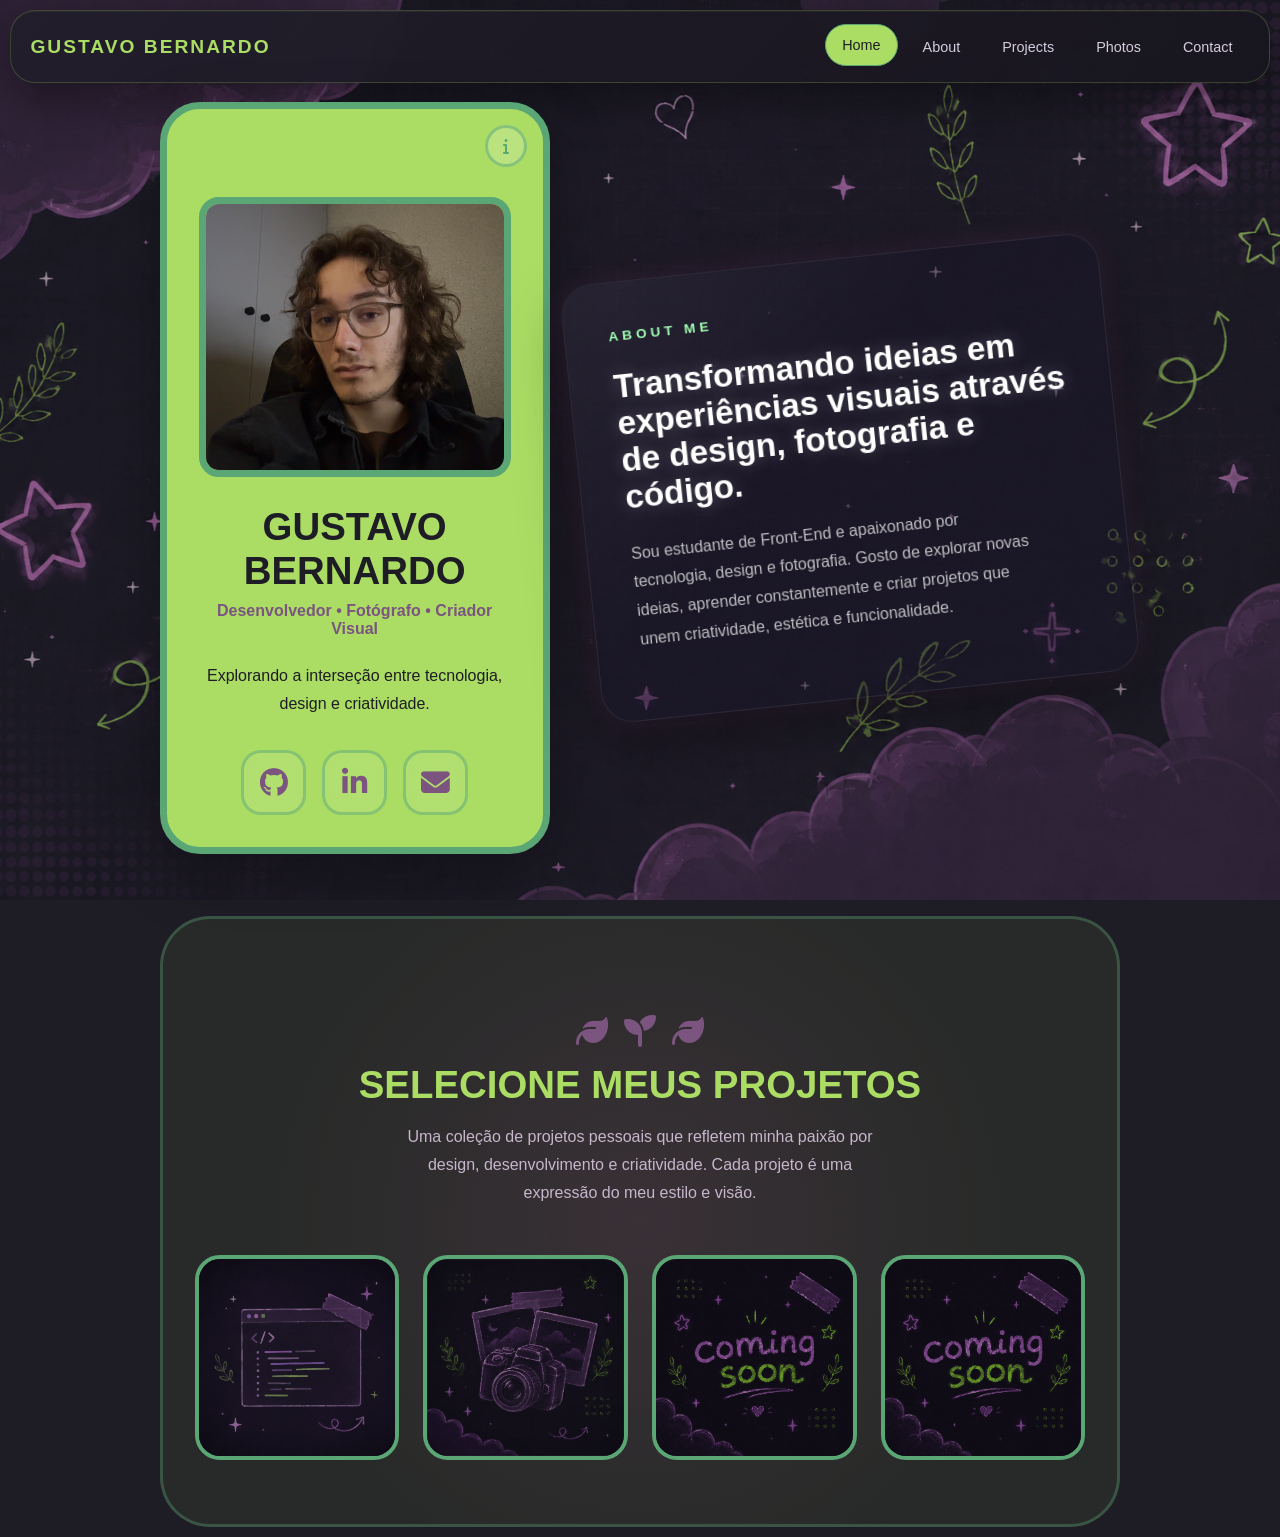
<file: portfolio/index.html>
<!DOCTYPE html>
<html lang="en">
<head>
  <meta charset="UTF-8">
  <meta name="viewport" content="width=device-width, initial-scale=1.0">

  <title>Gustavo Portfolio</title>

  <!-- FONT AWESOME -->
  <link rel="stylesheet"
  href="https://cdnjs.cloudflare.com/ajax/libs/font-awesome/6.5.2/css/all.min.css">

  <!-- CSS -->
  <link rel="stylesheet" href="style.css">
</head>

<body>

    <header class="top-menu">
        <a href="index.html" class="menu-logo">Gustavo Bernardo</a>

        <button class="menu-toggle" type="button" aria-label="Open navigation menu" aria-expanded="false" aria-controls="main-navigation">
            <i class="fa-solid fa-bars"></i>
        </button>

        <nav class="menu-links" id="main-navigation" aria-label="Main navigation">
            <a href="index.html" class="active">Home</a>
            <a href="about.html">About</a>
            <a href="#projects">Projects</a>
            <a href="photos.html">Photos</a>
            <a href="#" data-copy-email="gustavobernardo665@gmail.com">Contact</a>
        </nav>
    </header>

    <main class="portfolio-grid">

        <main class="layout">

            <!-- HERO CARD -->
            <section class="hero-card">

                <!-- EASTER EGG -->
                <button class="secret-btn" type="button" aria-label="Unlock creative mode">
                    <i class="fa-solid fa-info"></i>
                </button>

                <div class="sparkles" aria-hidden="true">
                    <span></span>
                    <span></span>
                    <span></span>
                    <span></span>
                    <span></span>
                </div>

                <!-- PROFILE IMAGE -->
                <img
                    class="profile-image"
                    src="assets/icons/IMG_1988.jpeg"
                    alt="Profile Image"
                >
                
                <!-- TITLE -->
                <h1>Gustavo Bernardo</h1>

                <!-- SUBTITLE -->
                <p class="subtitle" data-default-text="Creative Developer • Photographer • Editor">
                    Desenvolvedor • Fotógrafo • Criador Visual
                </p>

                <!-- DESCRIPTION -->
                <p class="description">
                    Explorando a interseção entre tecnologia, design e criatividade.
                </p>

                <!-- SOCIAL BUTTONS -->

                <div class="social-links">

                    <!-- GITHUB -->
                    <a href="https://github.com/madebylio"
                        target="_blank"
                        class="social-btn">

                        <i class="fa-brands fa-github"></i>

                    </a>

                    <!-- LINKEDIN -->
                    <a href="https://www.linkedin.com/in/gustavo-bernardo-98a0b340b/"
                        target="_blank"
                        class="social-btn">

                        <i class="fa-brands fa-linkedin-in"></i>

                    </a>

                    <!-- EMAIL -->
                    <button class="social-btn" type="button" data-copy-email="gustavobernardo665@gmail.com" aria-label="Copy email">

                        <i class="fa-solid fa-envelope"></i>

                    </button>

                </div>

            </section>

        </main>

        <!-- SIDE ART -->

        <div class="side-art">

            <div class="paper-note">

                <div class="paper-sparkles" aria-hidden="true">
                    <span></span>
                    <span></span>
                    <span></span>
                    <span></span>
                </div>

                <span class="paper-tag">ABOUT ME</span>

                <h2 class="typing-text">
                    Transformando ideias em experiências visuais através de design, 
                    fotografia e código.
                </h2>

                <p>
                    Sou estudante de Front-End e apaixonado por tecnologia, 
                    design e fotografia. Gosto de explorar novas ideias, 
                    aprender constantemente e criar projetos que unem criatividade, 
                    estética e funcionalidade.
                </p>

            </div>

        </div>
        
        <!-- PROJECTS SECTION -->

        <section class="projects-section" id="projects">

            <!-- BACKGROUND DECORATION -->
            <div class="burst-bg"></div>

            <!-- HEADER -->
            <div class="section-header">

                <div class="nature-icons">
                <i class="fa-solid fa-leaf"></i>
                <i class="fa-solid fa-seedling"></i>
                <i class="fa-solid fa-leaf"></i>
                </div>

                <h2>Selecione Meus Projetos</h2>

                <p>
                    Uma coleção de projetos pessoais que refletem minha paixão por design, 
                    desenvolvimento e criatividade. Cada projeto é uma expressão do meu estilo e visão.
                </p>

            </div>

            <!-- PROJECT GRID -->
            <div class="project-grid">

                <!-- FrontEnd -->
                <a href="https://github.com/madebylio/FrontEnd_Studies" class="project-card">

                <img
                    src="assets/images/FrontEnd.png"
                    alt="Project"
                >

                <div class="project-overlay">
                    <h3>projeto Frontend </h3>
                </div>

                </a>

                <!-- ITEM -->
                <a href="photos.html" class="project-card">

                <img
                    src="assets/images/Photografy.png"
                    alt="Project"
                >

                <div class="project-overlay">
                    <h3>Fotografia</h3>
                </div>

                </a>

                <!-- ITEM -->
                <a href="#" class="project-card">

                <img
                    src="assets/images/ComingSoon.png"
                    alt="Project"
                >

                <div class="project-overlay">
                    <h3>Em Breve</h3>
                </div>

                </a>

                <!-- ITEM -->
                <a href="#" class="project-card">

                <img
                    src="assets/images/ComingSoon.png"
                    alt="Project"
                >

                <div class="project-overlay">
                    <h3>Em Breve</h3>
                </div>

                </a>

            </div>

        </section>
        
    </main>
    
    <script src="script.js"></script>
</body>
</html>
</file>
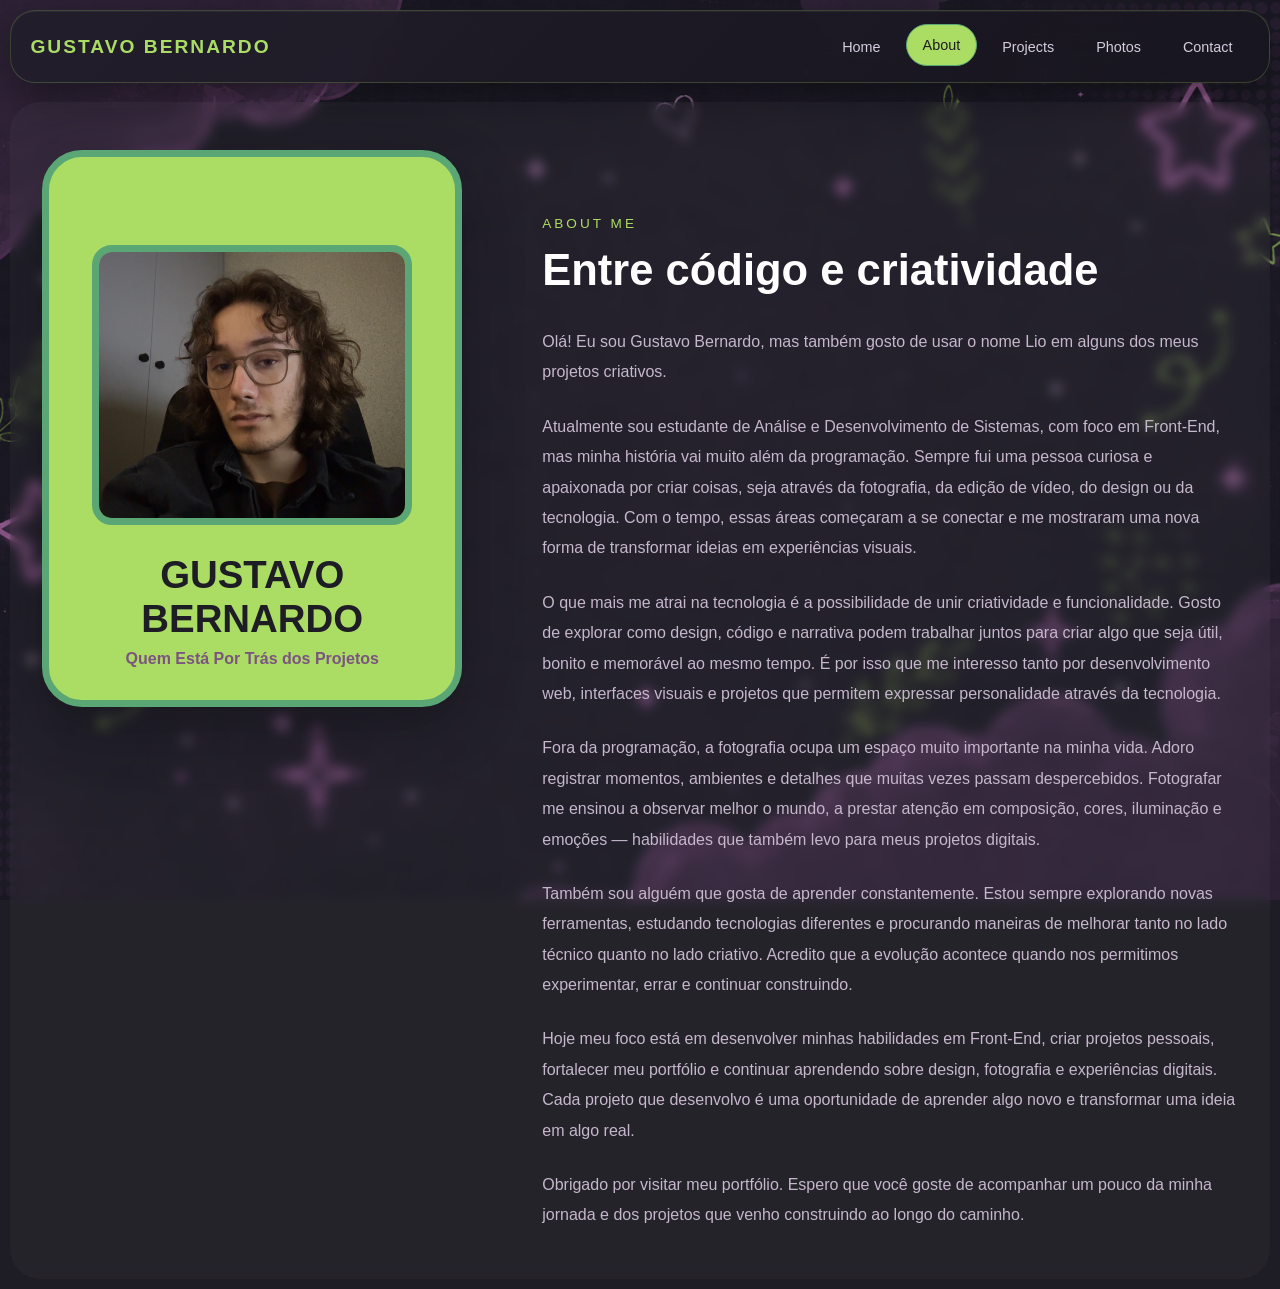
<file: about.html>
<!DOCTYPE html>
<html lang="en">
<head>
    <meta charset="UTF-8">
    <meta name="viewport" content="width=device-width, initial-scale=1.0">
    <title>About Me</title>
    <link rel="stylesheet"
    href="https://cdnjs.cloudflare.com/ajax/libs/font-awesome/6.5.2/css/all.min.css">
    <link rel="stylesheet" href="about.css">    
    <link rel="stylesheet" href="style.css">
</head>
<body>
    <header class="top-menu">
        <a href="Index.html" class="menu-logo">Gustavo Bernardo</a>

        <button class="menu-toggle" type="button" aria-label="Open navigation menu" aria-expanded="false" aria-controls="main-navigation">
            <i class="fa-solid fa-bars"></i>
        </button>

        <nav class="menu-links" id="main-navigation" aria-label="Main navigation">
            <a href="Index.html">Home</a>
            <a href="about.html" class="active">About</a>
            <a href="Index.html#projects">Projects</a>
            <a href="photos.html">Photos</a>
            <a href="#" data-copy-email="gustavobernardo665@gmail.com">Contact</a>
        </nav>
    </header>

    <main class="about-layout">

    <!-- CARD FIXO -->

    <section class="hero-card">

        <img
            class="profile-image"
            src="assents/Icons/IMG_1988.jpeg"
            alt="Profile"
        >

        <!-- TITLE -->
        <h1>Gustavo Bernardo</h1>

        <p class="subtitle">
            Quem Está Por Trás dos Projetos
        </p>


    </section>

    <!-- TEXTO -->

    <section class="about-content">

        <span class="about-tag">
            ABOUT ME
        </span>

        <h2>
            Entre código e criatividade
        </h2>

        <p>
            Olá! Eu sou Gustavo Bernardo, mas também gosto de usar o nome Lio em alguns dos meus projetos criativos.
        </p>

        <p>
            Atualmente sou estudante de Análise e Desenvolvimento de Sistemas, 
            com foco em Front-End, mas minha história vai muito além da programação. 
            Sempre fui uma pessoa curiosa e apaixonada por criar coisas,
            seja através da fotografia, da edição de vídeo, do design ou da tecnologia. 
            Com o tempo, essas áreas começaram a se conectar e me mostraram uma nova forma 
            de transformar ideias em experiências visuais.
        </p>

        <p>
            O que mais me atrai na tecnologia é a possibilidade de unir criatividade e funcionalidade. 
            Gosto de explorar como design, código e narrativa podem trabalhar juntos para criar algo que seja útil, 
            bonito e memorável ao mesmo tempo. É por isso que me interesso tanto por desenvolvimento web, 
            interfaces visuais e projetos que permitem expressar personalidade através da tecnologia.
        </p>

        <p>
            Fora da programação, a fotografia ocupa um espaço muito importante na minha vida.
            Adoro registrar momentos, ambientes e detalhes que muitas vezes passam despercebidos. 
            Fotografar me ensinou a observar melhor o mundo, a prestar atenção em composição, 
            cores, iluminação e emoções — habilidades que também levo para meus projetos digitais.
        </p>

        <p>
            Também sou alguém que gosta de aprender constantemente. 
            Estou sempre explorando novas ferramentas, estudando tecnologias diferentes 
            e procurando maneiras de melhorar tanto no lado técnico quanto no lado criativo. 
            Acredito que a evolução acontece quando nos permitimos experimentar, errar e continuar construindo.
        </p>

        <p>
            Hoje meu foco está em desenvolver minhas habilidades em Front-End, criar projetos pessoais, 
            fortalecer meu portfólio e continuar aprendendo sobre design, fotografia e experiências digitais. 
            Cada projeto que desenvolvo é uma oportunidade de aprender algo novo e transformar uma ideia em algo real.
        </p>

        <p>
            Obrigado por visitar meu portfólio. Espero que você goste de acompanhar 
            um pouco da minha jornada e dos projetos que venho construindo ao longo do caminho.
        </p>
    </section>

</main>
<script src="script.js"></script>
</body>
</html>
</file>
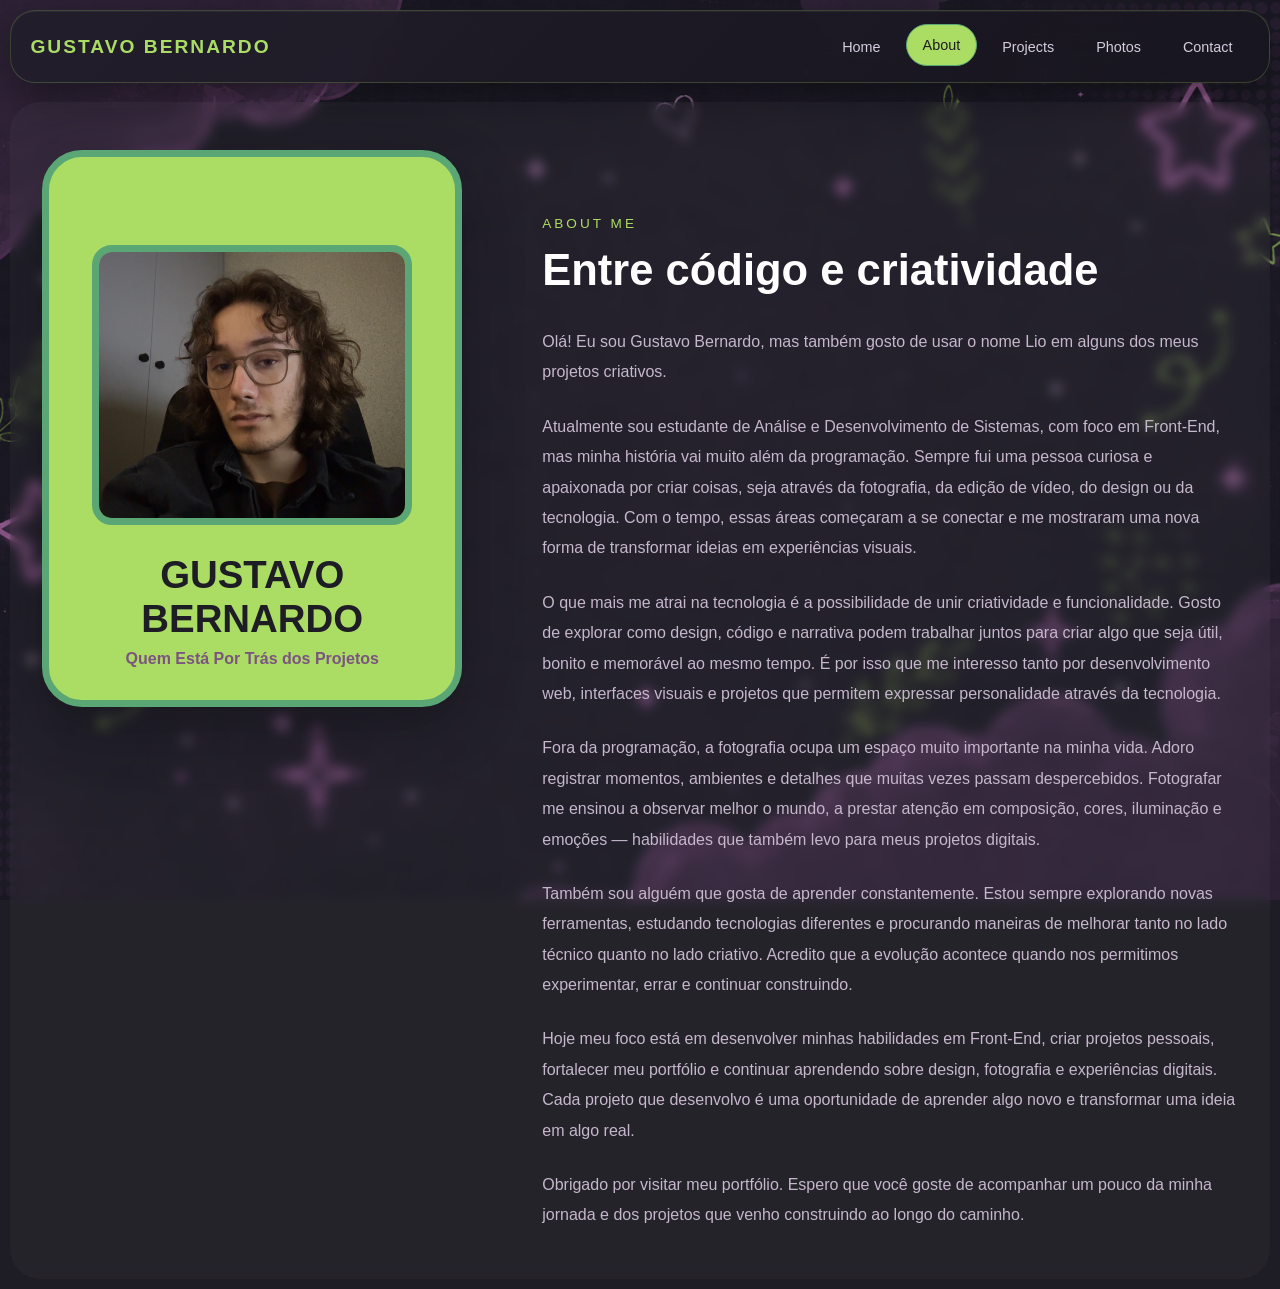
<file: portfolio/about.html>
<!DOCTYPE html>
<html lang="en">
<head>
    <meta charset="UTF-8">
    <meta name="viewport" content="width=device-width, initial-scale=1.0">
    <title>About Me</title>
    <link rel="stylesheet"
    href="https://cdnjs.cloudflare.com/ajax/libs/font-awesome/6.5.2/css/all.min.css">
    <link rel="stylesheet" href="about.css">    
    <link rel="stylesheet" href="style.css">
</head>
<body>
    <header class="top-menu">
        <a href="index.html" class="menu-logo">Gustavo Bernardo</a>

        <button class="menu-toggle" type="button" aria-label="Open navigation menu" aria-expanded="false" aria-controls="main-navigation">
            <i class="fa-solid fa-bars"></i>
        </button>

        <nav class="menu-links" id="main-navigation" aria-label="Main navigation">
            <a href="index.html">Home</a>
            <a href="about.html" class="active">About</a>
            <a href="index.html#projects">Projects</a>
            <a href="photos.html">Photos</a>
            <a href="#" data-copy-email="gustavobernardo665@gmail.com">Contact</a>
        </nav>
    </header>

    <main class="about-layout">

    <!-- CARD FIXO -->

    <section class="hero-card">

        <img
            class="profile-image"
            src="assets/icons/IMG_1988.jpeg"
            alt="Profile"
        >

        <!-- TITLE -->
        <h1>Gustavo Bernardo</h1>

        <p class="subtitle">
            Quem Está Por Trás dos Projetos
        </p>


    </section>

    <!-- TEXTO -->

    <section class="about-content">

        <span class="about-tag">
            ABOUT ME
        </span>

        <h2>
            Entre código e criatividade
        </h2>

        <p>
            Olá! Eu sou Gustavo Bernardo, mas também gosto de usar o nome Lio em alguns dos meus projetos criativos.
        </p>

        <p>
            Atualmente sou estudante de Análise e Desenvolvimento de Sistemas, 
            com foco em Front-End, mas minha história vai muito além da programação. 
            Sempre fui uma pessoa curiosa e apaixonada por criar coisas,
            seja através da fotografia, da edição de vídeo, do design ou da tecnologia. 
            Com o tempo, essas áreas começaram a se conectar e me mostraram uma nova forma 
            de transformar ideias em experiências visuais.
        </p>

        <p>
            O que mais me atrai na tecnologia é a possibilidade de unir criatividade e funcionalidade. 
            Gosto de explorar como design, código e narrativa podem trabalhar juntos para criar algo que seja útil, 
            bonito e memorável ao mesmo tempo. É por isso que me interesso tanto por desenvolvimento web, 
            interfaces visuais e projetos que permitem expressar personalidade através da tecnologia.
        </p>

        <p>
            Fora da programação, a fotografia ocupa um espaço muito importante na minha vida.
            Adoro registrar momentos, ambientes e detalhes que muitas vezes passam despercebidos. 
            Fotografar me ensinou a observar melhor o mundo, a prestar atenção em composição, 
            cores, iluminação e emoções — habilidades que também levo para meus projetos digitais.
        </p>

        <p>
            Também sou alguém que gosta de aprender constantemente. 
            Estou sempre explorando novas ferramentas, estudando tecnologias diferentes 
            e procurando maneiras de melhorar tanto no lado técnico quanto no lado criativo. 
            Acredito que a evolução acontece quando nos permitimos experimentar, errar e continuar construindo.
        </p>

        <p>
            Hoje meu foco está em desenvolver minhas habilidades em Front-End, criar projetos pessoais, 
            fortalecer meu portfólio e continuar aprendendo sobre design, fotografia e experiências digitais. 
            Cada projeto que desenvolvo é uma oportunidade de aprender algo novo e transformar uma ideia em algo real.
        </p>

        <p>
            Obrigado por visitar meu portfólio. Espero que você goste de acompanhar 
            um pouco da minha jornada e dos projetos que venho construindo ao longo do caminho.
        </p>
    </section>

</main>
<script src="script.js"></script>
</body>
</html>
</file>
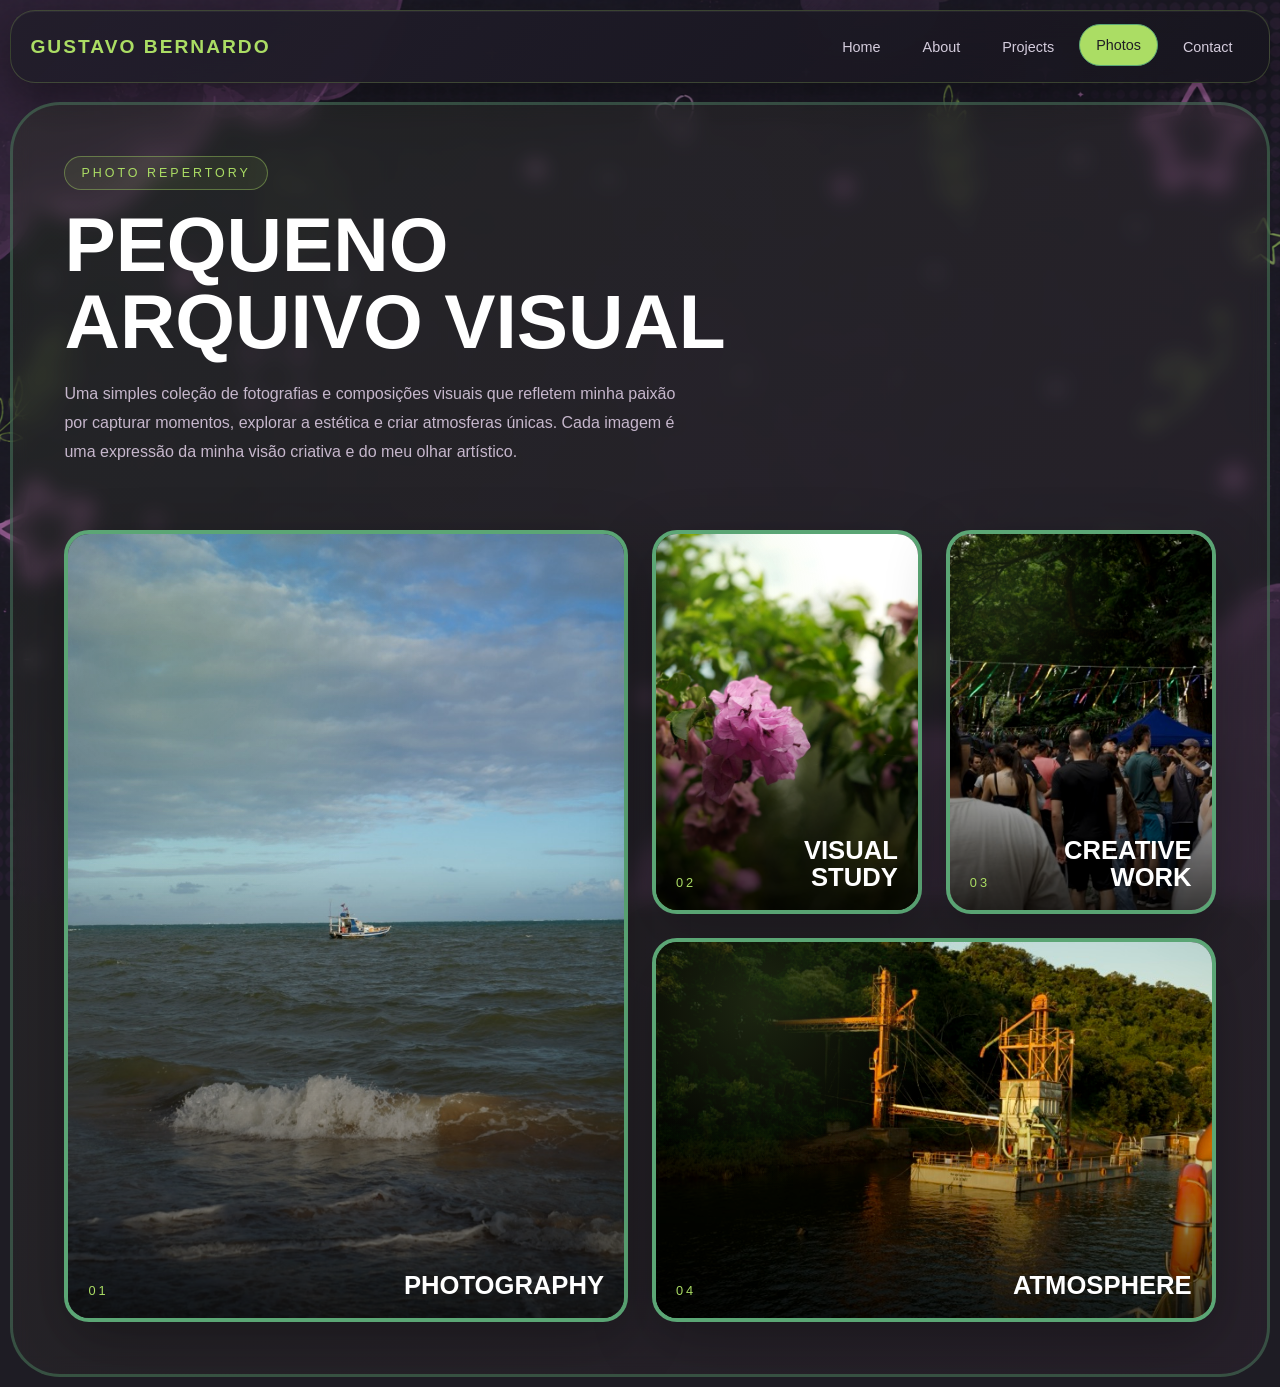
<file: portfolio/photos.html>
<!DOCTYPE html>
<html lang="en">
<head>
  <meta charset="UTF-8">
  <meta name="viewport" content="width=device-width, initial-scale=1.0">
  <title>Liobor Photos</title>

  <link rel="stylesheet"
  href="https://cdnjs.cloudflare.com/ajax/libs/font-awesome/6.5.2/css/all.min.css">
  <link rel="stylesheet" href="style.css">
  <link rel="stylesheet" href="photos.css">
</head>
<body class="photos-page">
  <header class="top-menu">
    <a href="index.html" class="menu-logo">Gustavo Bernardo</a>

    <button class="menu-toggle" type="button" aria-label="Open navigation menu" aria-expanded="false" aria-controls="main-navigation">
      <i class="fa-solid fa-bars"></i>
    </button>

    <nav class="menu-links" id="main-navigation" aria-label="Main navigation">
      <a href="index.html">Home</a>
      <a href="about.html">About</a>
      <a href="index.html#projects">Projects</a>
      <a href="photos.html" class="active">Photos</a>
      <a href="#" data-copy-email="gustavobernardo665@gmail.com">Contact</a>
    </nav>
  </header>

  <main class="photos-layout">
    <section class="photos-intro">
      <span class="photos-tag">PHOTO REPERTORY</span>
      <h1>Pequeno Arquivo Visual</h1>
      <p>
        Uma simples coleção de fotografias e composições visuais que refletem minha paixão por capturar momentos, explorar a estética e criar atmosferas únicas. Cada imagem é uma expressão da minha visão criativa e do meu olhar artístico.
      </p>
    </section>

    <section class="photo-gallery" aria-label="Photography repertory">
      <article class="photo-card photo-card-large">
        <img src="assets/photos/a6700487-large.jpeg" alt="Photography repertory cover">
        <div class="photo-caption">
          <span>01</span>
          <h2>Photography</h2>
        </div>
      </article>

      <article class="photo-card">
        <img src="assets/photos/a6700179-large.jpeg" alt="Creative portrait study">
        <div class="photo-caption">
          <span>02</span>
          <h2>Visual Study</h2>
        </div>
      </article>

      <article class="photo-card">
        <img src="assets/photos/a6702918-media.jpeg" alt="Frontend visual composition">
        <div class="photo-caption">
          <span>03</span>
          <h2>Creative Work</h2>
        </div>
      </article>

      <article class="photo-card photo-card-wide">
        <img src="assets/photos/a6702442-media.jpeg" alt="Portfolio background artwork">
        <div class="photo-caption">
          <span>04</span>
          <h2>Atmosphere</h2>
        </div>
      </article>
    </section>
  </main>

  <script src="script.js"></script>
</body>
</html>
</file>
<file: portfolio/style.css>
/* =============================================
   RESET & BASE
   ============================================= */

*,
*::before,
*::after {
  margin: 0;
  padding: 0;
  box-sizing: border-box;
}

img {
  max-width: 100%;
  display: block;
}

ul {
  list-style: none;
}

/* =============================================
   CSS VARIABLES
   ============================================= */

:root {
  /* Colors */
  --clr-bg:           #1e1c24;
  --clr-surface:      rgba(255, 255, 255, 0.04);
  --clr-border:       rgba(255, 255, 255, 0.08);
  --clr-border-green: rgba(91, 166, 117, 0.35);

  --clr-green:        #ABDD64;
  --clr-green-dark:   #5BA675;
  --clr-pink:         #D46EB3;
  --clr-purple:       #7B5480;
  --clr-text:         #d5cddd;
  --clr-text-muted:   #c6b7cc;

  /* Typography */
  --font-display: Tahoma, "Arial Narrow", sans-serif;
  --font-body:    "Arial Rounded MT Bold", "Comic Sans MS", sans-serif;

  /* Spacing */
  --gap-sm:  1rem;
  --gap-md:  1.5rem;
  --gap-lg:  2rem;
  --gap-xl:  4rem;

  /* Radius */
  --radius-sm: 16px;
  --radius-md: 25px;
  --radius-lg: 40px;

  /* Shadows */
  --shadow-card: 0 20px 60px rgba(0, 0, 0, 0.3);
  --shadow-hover: 0 20px 40px rgba(0, 0, 0, 0.35);

  /* Transitions */
  --transition: 0.35s ease;
}

html {
  background-color: var(--clr-bg);
  background-image: url("assets/images/ChatGPT Image 20 de mai. de 2026, 15_49_19.png");
  background-size: cover;
  background-position: center;
  background-repeat: no-repeat;
  background-attachment: fixed;
  min-height: 100%;
}

/* =============================================
   BODY
   ============================================= */

body {

  position: relative;
  isolation: isolate;
  background-color: transparent;
  color: var(--clr-text);
  font-family: var(--font-body);
  min-height: 100vh;
  padding: clamp(0.35rem, 0.8vw, 0.75rem);
}

body::before {
  content: "";
  position: fixed;
  inset: 0;
  z-index: -1;
  background-image: url("assets/images/ChatGPT Image 20 de mai. de 2026, 15_49_19.png");
  background-size: cover;
  background-position: center;
  background-repeat: no-repeat;
  pointer-events: none;
}

body > * {
  position: relative;
}

/* =============================================
   TOP MENU
   ============================================= */

.top-menu {
  position: relative;
  width: min(100%, 1800px);
  margin: 0 auto clamp(1rem, 1.5vw, 1.5rem);
  display: flex;
  align-items: center;
  justify-content: space-between;
  gap: var(--gap-md);
  padding: 0.9rem 1.2rem;
  border: 1px solid rgba(171, 221, 100, 0.22);
  border-radius: var(--radius-md);
  background:
    linear-gradient(135deg, rgba(34, 30, 43, 0.95), rgba(23, 21, 30, 0.92));
  backdrop-filter: blur(18px);
  box-shadow:
    0 16px 45px rgba(0, 0, 0, 0.36),
    inset 0 1px 0 rgba(255, 255, 255, 0.05);
}

.menu-logo {
  color: var(--clr-green);
  font-family: var(--font-display);
  font-size: 1.2rem;
  font-weight: bold;
  letter-spacing: 2px;
  text-decoration: none;
  text-transform: uppercase;
}

.menu-links {
  display: flex;
  align-items: center;
  justify-content: flex-end;
  gap: 0.5rem;
  flex-wrap: wrap;
}

.menu-links a {
  min-height: 42px;
  display: inline-flex;
  align-items: center;
  justify-content: center;
  padding: 0 1rem;
  border: 1px solid transparent;
  border-radius: 999px;
  color: var(--clr-text);
  font-size: 0.9rem;
  text-decoration: none;
  transition:
    transform var(--transition),
    color var(--transition),
    border-color var(--transition),
    background var(--transition);
}

.menu-links a:hover,
.menu-links a.active {
  color: var(--clr-bg);
  background: var(--clr-green);
  border-color: var(--clr-green-dark);
  transform: translateY(-2px);
}

.menu-toggle {
  width: 46px;
  height: 46px;
  display: none;
  align-items: center;
  justify-content: center;
  flex: 0 0 auto;
  border: 1px solid rgba(171, 221, 100, 0.42);
  border-radius: 50%;
  background: rgba(171, 221, 100, 0.12);
  color: var(--clr-green);
  cursor: pointer;
  font-size: 1.1rem;
  transition:
    transform var(--transition),
    color var(--transition),
    background var(--transition),
    border-color var(--transition);
}

.menu-toggle:hover,
.menu-toggle:focus-visible {
  color: var(--clr-bg);
  background: var(--clr-green);
  border-color: var(--clr-green-dark);
  outline: none;
  transform: translateY(-2px);
}

/* =============================================
   LAYOUT PRINCIPAL
   Três colunas em telas grandes,
   colapsa para uma coluna em telas menores
   ============================================= */

.portfolio-grid {
  width: 100%;
  max-width: 1800px;
  margin-inline: auto;
  display: grid;
  grid-template-columns: minmax(300px, 420px) minmax(420px, 640px);
  gap: clamp(1.25rem, 3vw, 3.5rem);
  align-items: center;
  justify-content: center;
}

.layout {
  width: 100%;
  display: grid;
  grid-template-columns: 1fr;
  align-items: start;
  justify-self: start;
}

/* =============================================
   HERO CARD
   ============================================= */

.hero-card {
  position: relative;
  background: var(--clr-green);
  border: 7px solid var(--clr-green-dark);
  border-radius: var(--radius-lg);
  padding: 5rem var(--gap-lg) var(--gap-lg);
  text-align: center;
  overflow: hidden;
  box-shadow: var(--shadow-card);
  position: sticky;
  top: 40px;
}

.secret-btn {
  position: absolute;
  top: 1rem;
  right: 1rem;
  width: 42px;
  height: 42px;
  display: inline-flex;
  align-items: center;
  justify-content: center;
  border: 3px solid rgba(91, 166, 117, 0.55);
  border-radius: 50%;
  background: rgba(255, 255, 255, 0.18);
  color: var(--clr-green-dark);
  cursor: pointer;
  font-size: 1rem;
  transition:
    transform var(--transition),
    color var(--transition),
    background var(--transition),
    border-color var(--transition);
}

.secret-btn:hover,
.secret-btn:focus-visible {
  color: white;
  background: rgba(212, 110, 179, 0.28);
  border-color: var(--clr-pink);
  outline: none;
  transform: scale(1.1) rotate(8deg);
}

.hero-card.creative-mode {
  animation: creativePulse 6s ease;
}

.hero-card.creative-mode .profile-image {
  box-shadow:
    0 0 0 8px rgba(255, 255, 255, 0.18),
    0 0 35px rgba(212, 110, 179, 0.5);
}

.sparkles {
  position: absolute;
  inset: 0;
  pointer-events: none;
}

.sparkles span {
  position: absolute;
  width: 9px;
  height: 9px;
  border-radius: 50%;
  background: white;
  opacity: 0;
  box-shadow:
    0 0 12px white,
    0 0 22px var(--clr-pink);
}

.sparkles span:nth-child(1) {
  top: 22%;
  left: 18%;
}

.sparkles span:nth-child(2) {
  top: 17%;
  right: 24%;
  background: var(--clr-pink);
}

.sparkles span:nth-child(3) {
  top: 45%;
  left: 12%;
  background: var(--clr-green-dark);
}

.sparkles span:nth-child(4) {
  top: 52%;
  right: 13%;
}

.sparkles span:nth-child(5) {
  bottom: 25%;
  right: 28%;
  background: var(--clr-pink);
}

.hero-card.creative-mode .sparkles span {
  animation: sparklePop 4.2s ease forwards;
}

.hero-card.creative-mode .sparkles span:nth-child(2) {
  animation-delay: .12s;
}

.hero-card.creative-mode .sparkles span:nth-child(3) {
  animation-delay: .22s;
}

.hero-card.creative-mode .sparkles span:nth-child(4) {
  animation-delay: .34s;
}

.hero-card.creative-mode .sparkles span:nth-child(5) {
  animation-delay: .46s;
}

/* Foto de perfil */
.profile-image {
  width: 320px;
  height: 280px;
  object-fit: cover;
  border-radius: 20px;
  border: 7px solid var(--clr-green-dark);
  margin-top: 0.5rem;
  background: #fff;
  display: inline-block;
  transition: box-shadow var(--transition);
}

/* Nome */
.hero-card h1 {
  margin-top: 1.5rem;
  font-size: clamp(1.6rem, 3vw, 3rem);
  text-transform: uppercase;
  font-family: var(--font-display);
  color: var(--clr-bg);
  line-height: 1.15;
}

/* Cargo / subtítulo */
.subtitle {
  color: var(--clr-purple);
  font-weight: bold;
  margin-top: 0.5rem;
  font-size: clamp(0.85rem, 1.5vw, 1rem);
}

/* Descrição curta */
.description {
  max-width: 480px;
  margin-inline: auto;
  margin-top: 1.5rem;
  line-height: 1.75;
  color: var(--clr-bg);
  font-size: clamp(0.88rem, 1.3vw, 1rem);
}

/* SOCIAL LINKS */

.social-links{

  display: flex;

  justify-content: center;

  gap: 1rem;

  margin-top: 2rem;

  flex-wrap: wrap;
}

/* BUTTON */

.social-btn{

  width: 65px;
  height: 65px;

  display: flex;

  justify-content: center;
  align-items: center;

  border-radius: 20px;

  text-decoration: none;
  cursor: pointer;

  font-size: 1.8rem;

  color: #7B5480;

  background:
  rgba(255,255,255,.08);

  border:
  3px solid rgba(91,166,117,.5);

  backdrop-filter: blur(10px);

  transition:
  transform .3s ease,
  background .3s ease,
  border .3s ease;
}

.social-btn:focus-visible {
  outline: 3px solid rgba(212, 110, 179, 0.65);
  outline-offset: 4px;
}

/* HOVER */

.social-btn:hover{

  transform:
  translateY(-6px)
  scale(1.05);

  background:
  rgba(212,110,179,.15);

  border-color:
  #D46EB3;

  color: white;

  box-shadow:
  0 10px 25px rgba(212,110,179,.25);
}

.copy-toast {
  position: fixed;
  left: 50%;
  top: 1rem;
  z-index: 20;
  max-width: min(92vw, 420px);
  padding: 0.85rem 1rem;
  border: 1px solid rgba(171, 221, 100, 0.35);
  border-radius: 18px;
  color: var(--clr-green);
  background: rgba(30, 28, 36, 0.92);
  box-shadow: 0 18px 40px rgba(0, 0, 0, 0.35);
  opacity: 0;
  pointer-events: none;
  transform: translate(-50%, 0.45rem) scale(0.98);
  transition:
    opacity var(--transition),
    transform var(--transition);
}

.copy-toast.is-visible {
  opacity: 1;
  transform: translate(-50%, -0.2rem) scale(1);
}

.copy-toast.is-below {
  transform: translate(-50%, -0.45rem) scale(0.98);
}

.copy-toast.is-below.is-visible {
  transform: translate(-50%, 0.2rem) scale(1);
}

/* Ícones decorativos */
.nature-icons {
  display: flex;
  justify-content: center;
  gap: var(--gap-sm);
  font-size: 2rem;
  color: var(--clr-purple);
  margin-top: var(--gap-lg);
}

/* =============================================
   SEÇÃO DE PROJETOS
   ============================================= */

.projects-section {
  position: relative;
  grid-column: 1 / -1;
  width: 100%;
  justify-self: stretch;
  margin-top: 2rem;
  padding: var(--gap-xl) var(--gap-lg);
  border-radius: 50px;
  background: rgba(171, 221, 100, 0.07);
  border: 3px solid var(--clr-border-green);
  overflow: hidden;
}

/* Radial decorativo de fundo */
.projects-section::before {
  content: "";
  position: absolute;
  inset: 0;
  background: radial-gradient(
    circle at center,
    rgba(212, 110, 179, 0.1),
    transparent 70%
  );
  pointer-events: none;
}

/* Cabeçalho da seção */
.section-header {
  position: relative;
  z-index: 1;
  text-align: center;
  margin-bottom: 3rem;
}

.section-header h2 {
  font-size: clamp(1.8rem, 3vw, 3rem);
  margin-top: 1rem;
  text-transform: uppercase;
  font-family: var(--font-display);
  color: var(--clr-green);
}

.section-header p {
  margin-top: 1rem;
  color: var(--clr-text-muted);
  max-width: 500px;
  margin-inline: auto;
  line-height: 1.75;
  font-size: clamp(0.88rem, 1.3vw, 1rem);
}

/* Grid dos cards de projeto */
.project-grid {
  position: relative;
  z-index: 1;
  display: grid;
  grid-template-columns: repeat(auto-fit, minmax(min(180px, 100%), 1fr));
  gap: var(--gap-md);
}

/* Card individual */
.project-card {
  position: relative;
  overflow: hidden;
  border-radius: var(--radius-md);
  border: 4px solid var(--clr-green-dark);
  aspect-ratio: 1 / 1;
  transition:
    transform var(--transition),
    box-shadow var(--transition);
}

.project-card img {
  width: 100%;
  height: 100%;
  object-fit: cover;
  transition: transform 0.5s ease;
}

/* Overlay com nome do projeto */
.project-overlay {
  position: absolute;
  inset: 0;
  background: linear-gradient(to top, rgba(0, 0, 0, 0.78), transparent);
  display: flex;
  align-items: flex-end;
  justify-content: center;
  padding: 1.5rem;
  opacity: 0;
  transition: opacity var(--transition);
}

.project-overlay h3 {
  color: #fff;
  font-size: 1.1rem;
  text-transform: uppercase;
  letter-spacing: 2px;
}

/* Hover no card */
.project-card:hover {
  transform: translateY(-8px) scale(1.02);
  box-shadow: var(--shadow-hover);
}

.project-card:hover img {
  transform: scale(1.08);
}

.project-card:hover .project-overlay {
  opacity: 1;
}

@keyframes creativePulse {
  0% {
    box-shadow: var(--shadow-card);
  }

  45% {
    box-shadow:
      var(--shadow-card),
      0 0 35px rgba(212, 110, 179, 0.45),
      0 0 60px rgba(171, 221, 100, 0.32);
  }

  100% {
    box-shadow: var(--shadow-card);
  }
}

@keyframes sparklePop {
  0% {
    opacity: 0;
    transform: translateY(8px) scale(0.2);
  }

  35% {
    opacity: 1;
    transform: translateY(-8px) scale(1.2);
  }

  100% {
    opacity: 0;
    transform: translateY(-24px) scale(0.4);
  }
}


/* ========================= */
/* SIDE ART */
/* ========================= */

.side-art {
  width: 100%;
  min-width: 0;
  min-height: 620px;
  display: flex;
  justify-content: center;
  align-items: center;
  position: relative;
  overflow: visible;
  justify-self: stretch;
}

/* PAPER */

.paper-note {
  position: relative;
  width: min(100%, 720px);
  min-height: clamp(430px, 34vw, 620px);
  padding: clamp(3rem, 5vw, 6rem);

  border-radius: 32px;

  background:
  rgba(25,20,40,.45);

  backdrop-filter:
  blur(18px);

  border:
  1px solid rgba(255,255,255,.08);

  box-shadow:
  0 20px 60px rgba(0,0,0,.35),
  0 0 30px rgba(212,110,179,.12);

  overflow: hidden;

  transform: rotate(-6deg);
  animation: floatPaper 7s ease-in-out infinite;
}

.paper-note.creative-mode {
  animation:
    floatPaper 7s ease-in-out infinite,
    paperFlash 6s ease;
}

/* LIGHT EFFECT */

.paper-note::before{

    content: "";

    position: absolute;

    inset: 0;

    background:
    linear-gradient(
        135deg,
        rgba(255,255,255,.06),
        transparent 40%
    );

    pointer-events: none;
}

/* ABOUT TAG */

.paper-tag {

    display: inline-block;

    margin-bottom: 1.5rem;

    font-size: .85rem;

    font-weight: bold;

    letter-spacing: 4px;

    color: #9effb0;
}

/* TITLE */

.typing-text {

    font-size: clamp(1.8rem, 2.6vw, 2.35rem);

    line-height: 1.12;

    margin-bottom: 1.5rem;

    color: white;

    font-weight: 900;

    text-shadow:
    0 0 18px rgba(255,255,255,.25);

    animation:
    glowText 5s ease-in-out infinite;
}

/* PARAGRAPH */

.paper-note p {

    color:
    rgba(255,255,255,.72);

    line-height: 1.8;

    font-size: 1rem;

    max-width: 90%;
}

.paper-sparkles {
  position: absolute;
  inset: 0;
  pointer-events: none;
  z-index: 2;
}

.paper-sparkles span {
  position: absolute;
  width: 8px;
  height: 8px;
  border-radius: 50%;
  background: var(--clr-green);
  opacity: 0;
  box-shadow:
    0 0 12px var(--clr-green),
    0 0 24px rgba(212, 110, 179, 0.8);
}

.paper-sparkles span:nth-child(1) {
  top: 18%;
  left: 18%;
}

.paper-sparkles span:nth-child(2) {
  top: 22%;
  right: 18%;
  background: var(--clr-pink);
}

.paper-sparkles span:nth-child(3) {
  bottom: 24%;
  left: 22%;
  background: white;
}

.paper-sparkles span:nth-child(4) {
  bottom: 18%;
  right: 24%;
}

.paper-note.creative-mode .paper-sparkles span {
  animation: sparklePop 4.2s ease forwards;
}

.paper-note.creative-mode .paper-sparkles span:nth-child(2) {
  animation-delay: .15s;
}

.paper-note.creative-mode .paper-sparkles span:nth-child(3) {
  animation-delay: .28s;
}

.paper-note.creative-mode .paper-sparkles span:nth-child(4) {
  animation-delay: .4s;
}

/* FLOATING */

@keyframes floatPaper {

    0% {

        transform:
        translateY(0)
        rotate(-6deg);
    }

    50% {

        transform:
        translateY(-16px)
        rotate(-4deg);
    }

    100% {

        transform:
        translateY(0)
        rotate(-6deg);
    }
}

@keyframes paperFlash {
  0% {
    box-shadow:
      0 20px 60px rgba(0,0,0,.35),
      0 0 30px rgba(212,110,179,.12);
  }

  45% {
    box-shadow:
      0 20px 60px rgba(0,0,0,.35),
      0 0 35px rgba(212,110,179,.5),
      0 0 70px rgba(171,221,100,.28);
  }

  100% {
    box-shadow:
      0 20px 60px rgba(0,0,0,.35),
      0 0 30px rgba(212,110,179,.12);
  }
}
/* ==============================
    PAGE ANIMATION 
    ============================= */

.portfolio-grid,
.about-layout{
    opacity: 0;
    transform: translateX(50px);

    animation: pageIn .6s forwards;
}

@keyframes pageIn{

    to{
        opacity: 1;
        transform: translateX(0);
    }

}

/* ========================= */
/* SIDE ART LIMIT */
/* ========================= */

@media (max-width: 1450px) {
  .portfolio-grid {
    grid-template-columns: minmax(290px, 390px) minmax(360px, 540px);
    gap: clamp(1rem, 2.4vw, 2.75rem);
  }

  .paper-note {
    width: min(100%, 540px);
    min-height: 440px;
    padding: clamp(2.25rem, 3.4vw, 4rem);
  }

  .typing-text {
    font-size: clamp(1.7rem, 2.6vw, 2.2rem);
  }
}

@media (max-width: 1020px) {
  .portfolio-grid {
    grid-template-columns: minmax(280px, 370px) minmax(320px, 430px);
    gap: 1rem;
  }

  .paper-note {
    width: min(100%, 420px);
    min-height: 360px;
    padding: 2.25rem;
  }

  .typing-text {
    font-size: clamp(1.45rem, 2.6vw, 1.85rem);
  }

  .paper-note p {
    font-size: 0.9rem;
  }
}

@media (max-width: 900px) {
  .portfolio-grid {
    grid-template-columns: minmax(280px, 420px);
    justify-content: center;
  }

  .layout {
    justify-self: center;
  }

  .side-art {
    display: none;
  }

  .projects-section {
    width: min(calc(100vw - 1rem), 760px);
    justify-self: center;
  }
}

/* =============================================
   RESPONSIVO — TABLET (≤ 1200px)
   Duas colunas, hero ocupa topo inteiro
   ============================================= */

@media (max-width: 1200px){

  .hero-card {

    position: relative;
    z-index: 5;
    top: auto;
    grid-column: 1 / -1;
    padding: 5rem var(--gap-lg) var(--gap-lg);
  }
  
}


/* =============================================
   RESPONSIVO — TABLET (≤ 1024px)
   Duas colunas, hero ocupa topo inteiro
   ============================================= */

@media (max-width: 1024px) {
  .layout {
    padding: var(--gap-sm);
  }

  .hero-card {
    position: relative;
    z-index: 5;
    top: auto;
    grid-column: 1 / -1;
    padding: 5rem var(--gap-lg) var(--gap-lg);
  }

  .profile-image {
    width: 190px;
    height: 190px;
    margin-top: 0.5rem;
  }
  
}

/* =============================================
   RESPONSIVO — TABLET PEQUENO (≤ 768px)
   Uma coluna, tudo empilhado
   ============================================= */

@media (max-width: 768px) {
  body {
    padding: var(--gap-sm);
  }

  .top-menu {
    align-items: center;
    flex-direction: row;
    flex-wrap: wrap;
    gap: 0.75rem;
    padding: 0.65rem 0.8rem;
    border-radius: 18px;
  }

  .menu-toggle {
    display: inline-flex;
    width: 38px;
    height: 38px;
    font-size: 0.95rem;
  }

  .menu-logo {
    font-size: 1rem;
    letter-spacing: 1.5px;
  }

  .menu-links {
    max-height: 0;
    width: 100%;
    flex-direction: column;
    align-items: stretch;
    justify-content: center;
    gap: 0.65rem;
    overflow: hidden;
    opacity: 0;
    pointer-events: none;
    transition:
      max-height var(--transition),
      opacity var(--transition),
      padding-top var(--transition);
  }

  .top-menu.is-open .menu-links {
    max-height: 320px;
    padding-top: 0.45rem;
    opacity: 1;
    pointer-events: auto;
  }

  .menu-links a {
    width: 100%;
    min-height: 38px;
    border-color: rgba(171, 221, 100, 0.18);
    background: rgba(255, 255, 255, 0.04);
  }

  .layout {
    grid-template-columns: 1fr;
  }

  .hero-card {
    padding-top: 4rem;
  }

  .secret-btn {
    width: 38px;
    height: 38px;
    font-size: 0.9rem;
  }

  .profile-image {
    width: 170px;
    height: 170px;
    margin-top: 0.5rem;
  }

  .project-grid {
    grid-template-columns: repeat(auto-fit, minmax(160px, 1fr));
  }
  
}

/* =============================================
   RESPONSIVO — MOBILE (≤ 480px)
   Ajustes finos para telas pequenas
   ============================================= */

@media (max-width: 480px) {
  body {
    padding: 0.5rem;
  }

  .top-menu {
    border-radius: 16px;
    margin-bottom: 1rem;
    padding: 0.55rem 0.7rem;
  }

  .menu-logo {
    width: auto;
    text-align: left;
    font-size: 0.92rem;
  }

  .menu-links a {
    min-height: 36px;
    padding: 0 0.7rem;
    font-size: 0.82rem;
  }

  .hero-card {
    width: 100%;
    height: auto;
    padding: 4rem 1rem 1.5rem;
    border-width: 5px;
    border-radius: var(--radius-md);
  }

  .projects-section {
    width: 100%;
    height: auto;
    padding: 2rem 1rem;
    border-radius: var(--radius-md);
  }

  .profile-image {
    width: 140px;
    height: 140px;
    border-width: 5px;
    margin-top: 1.5rem;
  }

  .project-grid {
    grid-template-columns: 1fr 1fr;
  }

}

@media (min-width: 481px) and (max-width: 700px) {
  .project-grid {
    grid-template-columns: repeat(2, minmax(0, 1fr));
  }
}

/* =============================================
   RESPONSIVO — MOBILE PEQUENO (≤ 360px)
   ============================================= */

@media (max-width: 360px) {
  .project-grid {
    grid-template-columns: 1fr;
  }
}
</file>
<file: about.css>
.about-layout{

    min-height: auto;

    align-items: start;

    max-width: 1400px;

    margin: 0 auto;

    display: grid;

    grid-template-columns:
    420px
    minmax(600px, 850px);

    gap: 5rem;

    padding: 1.5rem var(--gap-lg);

    padding-top: 3rem;

    border-radius: 30px;

    background:
    rgba(255,255,255,.03);

    backdrop-filter:
    blur(6px);
    
}

.about-layout .hero-card{

    width: 420px;

    max-width: 420px;

    height: fit-content;

    justify-self: start;

    align-self: start;
}

.about-content{

    padding-top: 4rem;

    max-width: 850px;
}

.about-tag{

    display: inline-block;

    color: var(--clr-green);

    letter-spacing: 3px;

    margin-bottom: 1rem;

    font-size: .85rem;
}

.about-content h2{

    font-size: clamp(
        0.5rem,
        3.4vw,
        3.4rem
    );

    line-height: 1.1;

    margin-bottom: 2rem;

    color: white;
}

.about-content p{

    margin-bottom: 1.5rem;

    line-height: 1.9;

    color: var(--clr-text-muted);

    max-width: 750px;
}

@media (max-width: 1200px){

    .about-layout{

        grid-template-columns: 1fr;

        gap: 3rem;
    }

    .about-layout .hero-card{

        width: 420px;

        max-width: 100%;

        margin: 0 auto;
    }

    .about-content{

        max-width: 100%;
    }
}

@media (max-width: 768px){

    .about-layout{

        gap: 2rem;

        padding: 2rem 1rem;
    }

    .about-layout .hero-card{

        position: relative;

        top: auto;

        z-index: auto;

        grid-column: auto;

        width: 100%;

        max-width: 420px;

        height: auto;

        margin: 0 auto;
    }

    .about-layout .profile-image{

        width: 170px;

        height: 170px;
    }

    .about-content{

        padding-top: 0;
    }
}

@media (max-width: 480px){

    .about-layout .hero-card{

        width: 100%;

        height: auto;

        padding: 4rem 1rem 1.5rem;
    }

    .about-layout .profile-image{

        width: 140px;

        height: 140px;

        margin: .5rem auto 0;
    }
}
</file>
<file: style.css>
/* =============================================
   RESET & BASE
   ============================================= */

*,
*::before,
*::after {
  margin: 0;
  padding: 0;
  box-sizing: border-box;
}

img {
  max-width: 100%;
  display: block;
}

ul {
  list-style: none;
}

/* =============================================
   CSS VARIABLES
   ============================================= */

:root {
  /* Colors */
  --clr-bg:           #1e1c24;
  --clr-surface:      rgba(255, 255, 255, 0.04);
  --clr-border:       rgba(255, 255, 255, 0.08);
  --clr-border-green: rgba(91, 166, 117, 0.35);

  --clr-green:        #ABDD64;
  --clr-green-dark:   #5BA675;
  --clr-pink:         #D46EB3;
  --clr-purple:       #7B5480;
  --clr-text:         #d5cddd;
  --clr-text-muted:   #c6b7cc;

  /* Typography */
  --font-display: Tahoma, "Arial Narrow", sans-serif;
  --font-body:    "Arial Rounded MT Bold", "Comic Sans MS", sans-serif;

  /* Spacing */
  --gap-sm:  1rem;
  --gap-md:  1.5rem;
  --gap-lg:  2rem;
  --gap-xl:  4rem;

  /* Radius */
  --radius-sm: 16px;
  --radius-md: 25px;
  --radius-lg: 40px;

  /* Shadows */
  --shadow-card: 0 20px 60px rgba(0, 0, 0, 0.3);
  --shadow-hover: 0 20px 40px rgba(0, 0, 0, 0.35);

  /* Transitions */
  --transition: 0.35s ease;
}

html {
  background-color: var(--clr-bg);
  background-image: url("assents/Images/ChatGPT Image 20 de mai. de 2026, 15_49_19.png");
  background-size: cover;
  background-position: center;
  background-repeat: no-repeat;
  background-attachment: fixed;
  min-height: 100%;
}

/* =============================================
   BODY
   ============================================= */

body {

  position: relative;
  isolation: isolate;
  background-color: transparent;
  color: var(--clr-text);
  font-family: var(--font-body);
  min-height: 100vh;
  padding: clamp(0.35rem, 0.8vw, 0.75rem);
}

body::before {
  content: "";
  position: fixed;
  inset: 0;
  z-index: -1;
  background-image: url("assents/Images/ChatGPT Image 20 de mai. de 2026, 15_49_19.png");
  background-size: cover;
  background-position: center;
  background-repeat: no-repeat;
  pointer-events: none;
}

body > * {
  position: relative;
}

/* =============================================
   TOP MENU
   ============================================= */

.top-menu {
  position: relative;
  width: min(100%, 1800px);
  margin: 0 auto clamp(1rem, 1.5vw, 1.5rem);
  display: flex;
  align-items: center;
  justify-content: space-between;
  gap: var(--gap-md);
  padding: 0.9rem 1.2rem;
  border: 1px solid rgba(171, 221, 100, 0.22);
  border-radius: var(--radius-md);
  background:
    linear-gradient(135deg, rgba(34, 30, 43, 0.95), rgba(23, 21, 30, 0.92));
  backdrop-filter: blur(18px);
  box-shadow:
    0 16px 45px rgba(0, 0, 0, 0.36),
    inset 0 1px 0 rgba(255, 255, 255, 0.05);
}

.menu-logo {
  color: var(--clr-green);
  font-family: var(--font-display);
  font-size: 1.2rem;
  font-weight: bold;
  letter-spacing: 2px;
  text-decoration: none;
  text-transform: uppercase;
}

.menu-links {
  display: flex;
  align-items: center;
  justify-content: flex-end;
  gap: 0.5rem;
  flex-wrap: wrap;
}

.menu-links a {
  min-height: 42px;
  display: inline-flex;
  align-items: center;
  justify-content: center;
  padding: 0 1rem;
  border: 1px solid transparent;
  border-radius: 999px;
  color: var(--clr-text);
  font-size: 0.9rem;
  text-decoration: none;
  transition:
    transform var(--transition),
    color var(--transition),
    border-color var(--transition),
    background var(--transition);
}

.menu-links a:hover,
.menu-links a.active {
  color: var(--clr-bg);
  background: var(--clr-green);
  border-color: var(--clr-green-dark);
  transform: translateY(-2px);
}

.menu-toggle {
  width: 46px;
  height: 46px;
  display: none;
  align-items: center;
  justify-content: center;
  flex: 0 0 auto;
  border: 1px solid rgba(171, 221, 100, 0.42);
  border-radius: 50%;
  background: rgba(171, 221, 100, 0.12);
  color: var(--clr-green);
  cursor: pointer;
  font-size: 1.1rem;
  transition:
    transform var(--transition),
    color var(--transition),
    background var(--transition),
    border-color var(--transition);
}

.menu-toggle:hover,
.menu-toggle:focus-visible {
  color: var(--clr-bg);
  background: var(--clr-green);
  border-color: var(--clr-green-dark);
  outline: none;
  transform: translateY(-2px);
}

/* =============================================
   LAYOUT PRINCIPAL
   Três colunas em telas grandes,
   colapsa para uma coluna em telas menores
   ============================================= */

.portfolio-grid {
  width: 100%;
  max-width: 1800px;
  margin-inline: auto;
  display: grid;
  grid-template-columns: minmax(300px, 420px) minmax(420px, 640px);
  gap: clamp(1.25rem, 3vw, 3.5rem);
  align-items: center;
  justify-content: center;
}

.layout {
  width: 100%;
  display: grid;
  grid-template-columns: 1fr;
  align-items: start;
  justify-self: start;
}

/* =============================================
   HERO CARD
   ============================================= */

.hero-card {
  position: relative;
  background: var(--clr-green);
  border: 7px solid var(--clr-green-dark);
  border-radius: var(--radius-lg);
  padding: 5rem var(--gap-lg) var(--gap-lg);
  text-align: center;
  overflow: hidden;
  box-shadow: var(--shadow-card);
  position: sticky;
  top: 40px;
}

.secret-btn {
  position: absolute;
  top: 1rem;
  right: 1rem;
  width: 42px;
  height: 42px;
  display: inline-flex;
  align-items: center;
  justify-content: center;
  border: 3px solid rgba(91, 166, 117, 0.55);
  border-radius: 50%;
  background: rgba(255, 255, 255, 0.18);
  color: var(--clr-green-dark);
  cursor: pointer;
  font-size: 1rem;
  transition:
    transform var(--transition),
    color var(--transition),
    background var(--transition),
    border-color var(--transition);
}

.secret-btn:hover,
.secret-btn:focus-visible {
  color: white;
  background: rgba(212, 110, 179, 0.28);
  border-color: var(--clr-pink);
  outline: none;
  transform: scale(1.1) rotate(8deg);
}

.hero-card.creative-mode {
  animation: creativePulse 6s ease;
}

.hero-card.creative-mode .profile-image {
  box-shadow:
    0 0 0 8px rgba(255, 255, 255, 0.18),
    0 0 35px rgba(212, 110, 179, 0.5);
}

.sparkles {
  position: absolute;
  inset: 0;
  pointer-events: none;
}

.sparkles span {
  position: absolute;
  width: 9px;
  height: 9px;
  border-radius: 50%;
  background: white;
  opacity: 0;
  box-shadow:
    0 0 12px white,
    0 0 22px var(--clr-pink);
}

.sparkles span:nth-child(1) {
  top: 22%;
  left: 18%;
}

.sparkles span:nth-child(2) {
  top: 17%;
  right: 24%;
  background: var(--clr-pink);
}

.sparkles span:nth-child(3) {
  top: 45%;
  left: 12%;
  background: var(--clr-green-dark);
}

.sparkles span:nth-child(4) {
  top: 52%;
  right: 13%;
}

.sparkles span:nth-child(5) {
  bottom: 25%;
  right: 28%;
  background: var(--clr-pink);
}

.hero-card.creative-mode .sparkles span {
  animation: sparklePop 4.2s ease forwards;
}

.hero-card.creative-mode .sparkles span:nth-child(2) {
  animation-delay: .12s;
}

.hero-card.creative-mode .sparkles span:nth-child(3) {
  animation-delay: .22s;
}

.hero-card.creative-mode .sparkles span:nth-child(4) {
  animation-delay: .34s;
}

.hero-card.creative-mode .sparkles span:nth-child(5) {
  animation-delay: .46s;
}

/* Foto de perfil */
.profile-image {
  width: 320px;
  height: 280px;
  object-fit: cover;
  border-radius: 20px;
  border: 7px solid var(--clr-green-dark);
  margin-top: 0.5rem;
  background: #fff;
  display: inline-block;
  transition: box-shadow var(--transition);
}

/* Nome */
.hero-card h1 {
  margin-top: 1.5rem;
  font-size: clamp(1.6rem, 3vw, 3rem);
  text-transform: uppercase;
  font-family: var(--font-display);
  color: var(--clr-bg);
  line-height: 1.15;
}

/* Cargo / subtítulo */
.subtitle {
  color: var(--clr-purple);
  font-weight: bold;
  margin-top: 0.5rem;
  font-size: clamp(0.85rem, 1.5vw, 1rem);
}

/* Descrição curta */
.description {
  max-width: 480px;
  margin-inline: auto;
  margin-top: 1.5rem;
  line-height: 1.75;
  color: var(--clr-bg);
  font-size: clamp(0.88rem, 1.3vw, 1rem);
}

/* SOCIAL LINKS */

.social-links{

  display: flex;

  justify-content: center;

  gap: 1rem;

  margin-top: 2rem;

  flex-wrap: wrap;
}

/* BUTTON */

.social-btn{

  width: 65px;
  height: 65px;

  display: flex;

  justify-content: center;
  align-items: center;

  border-radius: 20px;

  text-decoration: none;
  cursor: pointer;

  font-size: 1.8rem;

  color: #7B5480;

  background:
  rgba(255,255,255,.08);

  border:
  3px solid rgba(91,166,117,.5);

  backdrop-filter: blur(10px);

  transition:
  transform .3s ease,
  background .3s ease,
  border .3s ease;
}

.social-btn:focus-visible {
  outline: 3px solid rgba(212, 110, 179, 0.65);
  outline-offset: 4px;
}

/* HOVER */

.social-btn:hover{

  transform:
  translateY(-6px)
  scale(1.05);

  background:
  rgba(212,110,179,.15);

  border-color:
  #D46EB3;

  color: white;

  box-shadow:
  0 10px 25px rgba(212,110,179,.25);
}

.copy-toast {
  position: fixed;
  left: 50%;
  top: 1rem;
  z-index: 20;
  max-width: min(92vw, 420px);
  padding: 0.85rem 1rem;
  border: 1px solid rgba(171, 221, 100, 0.35);
  border-radius: 18px;
  color: var(--clr-green);
  background: rgba(30, 28, 36, 0.92);
  box-shadow: 0 18px 40px rgba(0, 0, 0, 0.35);
  opacity: 0;
  pointer-events: none;
  transform: translate(-50%, 0.45rem) scale(0.98);
  transition:
    opacity var(--transition),
    transform var(--transition);
}

.copy-toast.is-visible {
  opacity: 1;
  transform: translate(-50%, -0.2rem) scale(1);
}

.copy-toast.is-below {
  transform: translate(-50%, -0.45rem) scale(0.98);
}

.copy-toast.is-below.is-visible {
  transform: translate(-50%, 0.2rem) scale(1);
}

/* Ícones decorativos */
.nature-icons {
  display: flex;
  justify-content: center;
  gap: var(--gap-sm);
  font-size: 2rem;
  color: var(--clr-purple);
  margin-top: var(--gap-lg);
}

/* =============================================
   SEÇÃO DE PROJETOS
   ============================================= */

.projects-section {
  position: relative;
  grid-column: 1 / -1;
  width: 100%;
  justify-self: stretch;
  margin-top: 2rem;
  padding: var(--gap-xl) var(--gap-lg);
  border-radius: 50px;
  background: rgba(171, 221, 100, 0.07);
  border: 3px solid var(--clr-border-green);
  overflow: hidden;
}

/* Radial decorativo de fundo */
.projects-section::before {
  content: "";
  position: absolute;
  inset: 0;
  background: radial-gradient(
    circle at center,
    rgba(212, 110, 179, 0.1),
    transparent 70%
  );
  pointer-events: none;
}

/* Cabeçalho da seção */
.section-header {
  position: relative;
  z-index: 1;
  text-align: center;
  margin-bottom: 3rem;
}

.section-header h2 {
  font-size: clamp(1.8rem, 3vw, 3rem);
  margin-top: 1rem;
  text-transform: uppercase;
  font-family: var(--font-display);
  color: var(--clr-green);
}

.section-header p {
  margin-top: 1rem;
  color: var(--clr-text-muted);
  max-width: 500px;
  margin-inline: auto;
  line-height: 1.75;
  font-size: clamp(0.88rem, 1.3vw, 1rem);
}

/* Grid dos cards de projeto */
.project-grid {
  position: relative;
  z-index: 1;
  display: grid;
  grid-template-columns: repeat(auto-fit, minmax(min(180px, 100%), 1fr));
  gap: var(--gap-md);
}

/* Card individual */
.project-card {
  position: relative;
  overflow: hidden;
  border-radius: var(--radius-md);
  border: 4px solid var(--clr-green-dark);
  aspect-ratio: 1 / 1;
  transition:
    transform var(--transition),
    box-shadow var(--transition);
}

.project-card img {
  width: 100%;
  height: 100%;
  object-fit: cover;
  transition: transform 0.5s ease;
}

/* Overlay com nome do projeto */
.project-overlay {
  position: absolute;
  inset: 0;
  background: linear-gradient(to top, rgba(0, 0, 0, 0.78), transparent);
  display: flex;
  align-items: flex-end;
  justify-content: center;
  padding: 1.5rem;
  opacity: 0;
  transition: opacity var(--transition);
}

.project-overlay h3 {
  color: #fff;
  font-size: 1.1rem;
  text-transform: uppercase;
  letter-spacing: 2px;
}

/* Hover no card */
.project-card:hover {
  transform: translateY(-8px) scale(1.02);
  box-shadow: var(--shadow-hover);
}

.project-card:hover img {
  transform: scale(1.08);
}

.project-card:hover .project-overlay {
  opacity: 1;
}

@keyframes creativePulse {
  0% {
    box-shadow: var(--shadow-card);
  }

  45% {
    box-shadow:
      var(--shadow-card),
      0 0 35px rgba(212, 110, 179, 0.45),
      0 0 60px rgba(171, 221, 100, 0.32);
  }

  100% {
    box-shadow: var(--shadow-card);
  }
}

@keyframes sparklePop {
  0% {
    opacity: 0;
    transform: translateY(8px) scale(0.2);
  }

  35% {
    opacity: 1;
    transform: translateY(-8px) scale(1.2);
  }

  100% {
    opacity: 0;
    transform: translateY(-24px) scale(0.4);
  }
}


/* ========================= */
/* SIDE ART */
/* ========================= */

.side-art {
  width: 100%;
  min-width: 0;
  min-height: 620px;
  display: flex;
  justify-content: center;
  align-items: center;
  position: relative;
  overflow: visible;
  justify-self: stretch;
}

/* PAPER */

.paper-note {
  position: relative;
  width: min(100%, 720px);
  min-height: clamp(430px, 34vw, 620px);
  padding: clamp(3rem, 5vw, 6rem);

  border-radius: 32px;

  background:
  rgba(25,20,40,.45);

  backdrop-filter:
  blur(18px);

  border:
  1px solid rgba(255,255,255,.08);

  box-shadow:
  0 20px 60px rgba(0,0,0,.35),
  0 0 30px rgba(212,110,179,.12);

  overflow: hidden;

  transform: rotate(-6deg);
  animation: floatPaper 7s ease-in-out infinite;
}

.paper-note.creative-mode {
  animation:
    floatPaper 7s ease-in-out infinite,
    paperFlash 6s ease;
}

/* LIGHT EFFECT */

.paper-note::before{

    content: "";

    position: absolute;

    inset: 0;

    background:
    linear-gradient(
        135deg,
        rgba(255,255,255,.06),
        transparent 40%
    );

    pointer-events: none;
}

/* ABOUT TAG */

.paper-tag {

    display: inline-block;

    margin-bottom: 1.5rem;

    font-size: .85rem;

    font-weight: bold;

    letter-spacing: 4px;

    color: #9effb0;
}

/* TITLE */

.typing-text {

    font-size: clamp(1.8rem, 2.6vw, 2.35rem);

    line-height: 1.12;

    margin-bottom: 1.5rem;

    color: white;

    font-weight: 900;

    text-shadow:
    0 0 18px rgba(255,255,255,.25);

    animation:
    glowText 5s ease-in-out infinite;
}

/* PARAGRAPH */

.paper-note p {

    color:
    rgba(255,255,255,.72);

    line-height: 1.8;

    font-size: 1rem;

    max-width: 90%;
}

.paper-sparkles {
  position: absolute;
  inset: 0;
  pointer-events: none;
  z-index: 2;
}

.paper-sparkles span {
  position: absolute;
  width: 8px;
  height: 8px;
  border-radius: 50%;
  background: var(--clr-green);
  opacity: 0;
  box-shadow:
    0 0 12px var(--clr-green),
    0 0 24px rgba(212, 110, 179, 0.8);
}

.paper-sparkles span:nth-child(1) {
  top: 18%;
  left: 18%;
}

.paper-sparkles span:nth-child(2) {
  top: 22%;
  right: 18%;
  background: var(--clr-pink);
}

.paper-sparkles span:nth-child(3) {
  bottom: 24%;
  left: 22%;
  background: white;
}

.paper-sparkles span:nth-child(4) {
  bottom: 18%;
  right: 24%;
}

.paper-note.creative-mode .paper-sparkles span {
  animation: sparklePop 4.2s ease forwards;
}

.paper-note.creative-mode .paper-sparkles span:nth-child(2) {
  animation-delay: .15s;
}

.paper-note.creative-mode .paper-sparkles span:nth-child(3) {
  animation-delay: .28s;
}

.paper-note.creative-mode .paper-sparkles span:nth-child(4) {
  animation-delay: .4s;
}

/* FLOATING */

@keyframes floatPaper {

    0% {

        transform:
        translateY(0)
        rotate(-6deg);
    }

    50% {

        transform:
        translateY(-16px)
        rotate(-4deg);
    }

    100% {

        transform:
        translateY(0)
        rotate(-6deg);
    }
}

@keyframes paperFlash {
  0% {
    box-shadow:
      0 20px 60px rgba(0,0,0,.35),
      0 0 30px rgba(212,110,179,.12);
  }

  45% {
    box-shadow:
      0 20px 60px rgba(0,0,0,.35),
      0 0 35px rgba(212,110,179,.5),
      0 0 70px rgba(171,221,100,.28);
  }

  100% {
    box-shadow:
      0 20px 60px rgba(0,0,0,.35),
      0 0 30px rgba(212,110,179,.12);
  }
}
/* ==============================
    PAGE ANIMATION 
    ============================= */

.portfolio-grid,
.about-layout{
    opacity: 0;
    transform: translateX(50px);

    animation: pageIn .6s forwards;
}

@keyframes pageIn{

    to{
        opacity: 1;
        transform: translateX(0);
    }

}

/* ========================= */
/* SIDE ART LIMIT */
/* ========================= */

@media (max-width: 1450px) {
  .portfolio-grid {
    grid-template-columns: minmax(290px, 390px) minmax(360px, 540px);
    gap: clamp(1rem, 2.4vw, 2.75rem);
  }

  .paper-note {
    width: min(100%, 540px);
    min-height: 440px;
    padding: clamp(2.25rem, 3.4vw, 4rem);
  }

  .typing-text {
    font-size: clamp(1.7rem, 2.6vw, 2.2rem);
  }
}

@media (max-width: 1020px) {
  .portfolio-grid {
    grid-template-columns: minmax(280px, 370px) minmax(320px, 430px);
    gap: 1rem;
  }

  .paper-note {
    width: min(100%, 420px);
    min-height: 360px;
    padding: 2.25rem;
  }

  .typing-text {
    font-size: clamp(1.45rem, 2.6vw, 1.85rem);
  }

  .paper-note p {
    font-size: 0.9rem;
  }
}

@media (max-width: 900px) {
  .portfolio-grid {
    grid-template-columns: minmax(280px, 420px);
    justify-content: center;
  }

  .layout {
    justify-self: center;
  }

  .side-art {
    display: none;
  }

  .projects-section {
    width: min(calc(100vw - 1rem), 760px);
    justify-self: center;
  }
}

/* =============================================
   RESPONSIVO — TABLET (≤ 1200px)
   Duas colunas, hero ocupa topo inteiro
   ============================================= */

@media (max-width: 1200px){

  .hero-card {

    position: relative;
    z-index: 5;
    top: auto;
    grid-column: 1 / -1;
    padding: 5rem var(--gap-lg) var(--gap-lg);
  }
  
}


/* =============================================
   RESPONSIVO — TABLET (≤ 1024px)
   Duas colunas, hero ocupa topo inteiro
   ============================================= */

@media (max-width: 1024px) {
  .layout {
    padding: var(--gap-sm);
  }

  .hero-card {
    position: relative;
    z-index: 5;
    top: auto;
    grid-column: 1 / -1;
    padding: 5rem var(--gap-lg) var(--gap-lg);
  }

  .profile-image {
    width: 190px;
    height: 190px;
    margin-top: 0.5rem;
  }
  
}

/* =============================================
   RESPONSIVO — TABLET PEQUENO (≤ 768px)
   Uma coluna, tudo empilhado
   ============================================= */

@media (max-width: 768px) {
  body {
    padding: var(--gap-sm);
  }

  .top-menu {
    align-items: center;
    flex-direction: row;
    flex-wrap: wrap;
    gap: 0.75rem;
    padding: 0.65rem 0.8rem;
    border-radius: 18px;
  }

  .menu-toggle {
    display: inline-flex;
    width: 38px;
    height: 38px;
    font-size: 0.95rem;
  }

  .menu-logo {
    font-size: 1rem;
    letter-spacing: 1.5px;
  }

  .menu-links {
    max-height: 0;
    width: 100%;
    flex-direction: column;
    align-items: stretch;
    justify-content: center;
    gap: 0.65rem;
    overflow: hidden;
    opacity: 0;
    pointer-events: none;
    transition:
      max-height var(--transition),
      opacity var(--transition),
      padding-top var(--transition);
  }

  .top-menu.is-open .menu-links {
    max-height: 320px;
    padding-top: 0.45rem;
    opacity: 1;
    pointer-events: auto;
  }

  .menu-links a {
    width: 100%;
    min-height: 38px;
    border-color: rgba(171, 221, 100, 0.18);
    background: rgba(255, 255, 255, 0.04);
  }

  .layout {
    grid-template-columns: 1fr;
  }

  .hero-card {
    padding-top: 4rem;
  }

  .secret-btn {
    width: 38px;
    height: 38px;
    font-size: 0.9rem;
  }

  .profile-image {
    width: 170px;
    height: 170px;
    margin-top: 0.5rem;
  }

  .project-grid {
    grid-template-columns: repeat(auto-fit, minmax(160px, 1fr));
  }
  
}

/* =============================================
   RESPONSIVO — MOBILE (≤ 480px)
   Ajustes finos para telas pequenas
   ============================================= */

@media (max-width: 480px) {
  body {
    padding: 0.5rem;
  }

  .top-menu {
    border-radius: 16px;
    margin-bottom: 1rem;
    padding: 0.55rem 0.7rem;
  }

  .menu-logo {
    width: auto;
    text-align: left;
    font-size: 0.92rem;
  }

  .menu-links a {
    min-height: 36px;
    padding: 0 0.7rem;
    font-size: 0.82rem;
  }

  .hero-card {
    width: 100%;
    height: auto;
    padding: 4rem 1rem 1.5rem;
    border-width: 5px;
    border-radius: var(--radius-md);
  }

  .projects-section {
    width: 100%;
    height: auto;
    padding: 2rem 1rem;
    border-radius: var(--radius-md);
  }

  .profile-image {
    width: 140px;
    height: 140px;
    border-width: 5px;
    margin-top: 1.5rem;
  }

  .project-grid {
    grid-template-columns: 1fr 1fr;
  }

}

@media (min-width: 481px) and (max-width: 700px) {
  .project-grid {
    grid-template-columns: repeat(2, minmax(0, 1fr));
  }
}

/* =============================================
   RESPONSIVO — MOBILE PEQUENO (≤ 360px)
   ============================================= */

@media (max-width: 360px) {
  .project-grid {
    grid-template-columns: 1fr;
  }
}
</file>
<file: portfolio/about.css>
.about-layout{

    min-height: auto;

    align-items: start;

    max-width: 1400px;

    margin: 0 auto;

    display: grid;

    grid-template-columns:
    420px
    minmax(600px, 850px);

    gap: 5rem;

    padding: 1.5rem var(--gap-lg);

    padding-top: 3rem;

    border-radius: 30px;

    background:
    rgba(255,255,255,.03);

    backdrop-filter:
    blur(6px);
    
}

.about-layout .hero-card{

    width: 420px;

    max-width: 420px;

    height: fit-content;

    justify-self: start;

    align-self: start;
}

.about-content{

    padding-top: 4rem;

    max-width: 850px;
}

.about-tag{

    display: inline-block;

    color: var(--clr-green);

    letter-spacing: 3px;

    margin-bottom: 1rem;

    font-size: .85rem;
}

.about-content h2{

    font-size: clamp(
        0.5rem,
        3.4vw,
        3.4rem
    );

    line-height: 1.1;

    margin-bottom: 2rem;

    color: white;
}

.about-content p{

    margin-bottom: 1.5rem;

    line-height: 1.9;

    color: var(--clr-text-muted);

    max-width: 750px;
}

@media (max-width: 1200px){

    .about-layout{

        grid-template-columns: 1fr;

        gap: 3rem;
    }

    .about-layout .hero-card{

        width: 420px;

        max-width: 100%;

        margin: 0 auto;
    }

    .about-content{

        max-width: 100%;
    }
}

@media (max-width: 768px){

    .about-layout{

        gap: 2rem;

        padding: 2rem 1rem;
    }

    .about-layout .hero-card{

        position: relative;

        top: auto;

        z-index: auto;

        grid-column: auto;

        width: 100%;

        max-width: 420px;

        height: auto;

        margin: 0 auto;
    }

    .about-layout .profile-image{

        width: 170px;

        height: 170px;
    }

    .about-content{

        padding-top: 0;
    }
}

@media (max-width: 480px){

    .about-layout .hero-card{

        width: 100%;

        height: auto;

        padding: 4rem 1rem 1.5rem;
    }

    .about-layout .profile-image{

        width: 140px;

        height: 140px;

        margin: .5rem auto 0;
    }
}
</file>
<file: portfolio/photos.css>
.photos-page::before {
  background-image: url("assets/images/ChatGPT Image 20 de mai. de 2026, 15_49_19.png");
  background-size: cover;
  background-position: center;
  background-repeat: no-repeat;
  opacity: 1;
}

.photos-layout {
  width: min(100%, 1400px);
  margin: 0 auto;
  padding: clamp(1.5rem, 4vw, 4rem);
  border: 3px solid var(--clr-border-green);
  border-radius: 50px;
  background:
    linear-gradient(135deg, rgba(171, 221, 100, 0.05), rgba(212, 110, 179, 0.05)),
    rgba(30, 28, 36, 0.32);
  backdrop-filter: blur(10px);
  overflow: hidden;
  opacity: 0;
  transform: translateX(50px);
  animation: pageIn 0.6s forwards;
}

.photos-intro {
  max-width: 760px;
  margin-bottom: clamp(2rem, 5vw, 4rem);
}

.photos-tag {
  display: inline-flex;
  align-items: center;
  min-height: 34px;
  margin-bottom: 1rem;
  padding: 0 1rem;
  border: 1px solid rgba(171, 221, 100, 0.4);
  border-radius: 999px;
  color: var(--clr-green);
  background: rgba(171, 221, 100, 0.08);
  font-size: 0.78rem;
  letter-spacing: 3px;
}

.photos-intro h1 {
  color: white;
  font-family: var(--font-display);
  font-size: clamp(2rem, 6vw, 5rem);
  line-height: 1;
  text-transform: uppercase;
}

.photos-intro p {
  max-width: 620px;
  margin-top: 1.25rem;
  color: var(--clr-text-muted);
  line-height: 1.8;
  font-size: clamp(0.9rem, 1.4vw, 1rem);
}

.photo-gallery {
  display: grid;
  grid-template-columns: repeat(4, minmax(0, 1fr));
  grid-auto-rows: minmax(240px, 30vw);
  gap: var(--gap-md);
}

.photo-card {
  position: relative;
  min-height: 240px;
  overflow: hidden;
  border: 4px solid var(--clr-green-dark);
  border-radius: var(--radius-md);
  background: var(--clr-surface);
  box-shadow: var(--shadow-card);
  transition:
    transform var(--transition),
    box-shadow var(--transition),
    border-color var(--transition);
}

.photo-card-large {
  grid-column: span 2;
  grid-row: span 2;
}

.photo-card-wide {
  grid-column: span 2;
}

.photo-card img {
  width: 100%;
  height: 100%;
  object-fit: cover;
  filter: saturate(0.95) contrast(1.04);
  transition:
    transform 0.55s ease,
    filter 0.55s ease;
}

.photo-card::before {
  content: "";
  position: absolute;
  inset: 0;
  z-index: 1;
  background:
    linear-gradient(to top, rgba(0, 0, 0, 0.8), transparent 58%),
    radial-gradient(circle at 18% 16%, rgba(171, 221, 100, 0.18), transparent 34%);
  opacity: 0.95;
  pointer-events: none;
}

.photo-caption {
  position: absolute;
  left: 1.25rem;
  right: 1.25rem;
  bottom: 1.25rem;
  z-index: 2;
  display: flex;
  align-items: flex-end;
  justify-content: space-between;
  gap: 1rem;
}

.photo-caption span {
  color: var(--clr-green);
  font-size: 0.8rem;
  letter-spacing: 3px;
}

.photo-caption h2 {
  max-width: 70%;
  color: white;
  font-family: var(--font-display);
  font-size: clamp(1.05rem, 2vw, 1.7rem);
  line-height: 1.05;
  text-align: right;
  text-transform: uppercase;
}

.photo-card:hover {
  transform: translateY(-8px) scale(1.01);
  border-color: var(--clr-pink);
  box-shadow: var(--shadow-hover);
}

.photo-card:hover img {
  filter: saturate(1.1) contrast(1.08);
  transform: scale(1.07);
}

@media (max-width: 900px) {
  .photos-layout {
    border-radius: var(--radius-lg);
  }

  .photo-gallery {
    grid-template-columns: repeat(2, minmax(0, 1fr));
    grid-auto-rows: minmax(220px, 44vw);
  }
}

@media (max-width: 560px) {
  .photos-layout {
    padding: 2rem 1rem;
    border-radius: var(--radius-md);
  }

  .photo-gallery {
    grid-template-columns: 1fr;
    grid-auto-rows: minmax(260px, 72vw);
  }

  .photo-card,
  .photo-card-large,
  .photo-card-wide {
    grid-column: auto;
    grid-row: auto;
  }

  .photo-caption {
    left: 1rem;
    right: 1rem;
    bottom: 1rem;
  }
}
</file>
